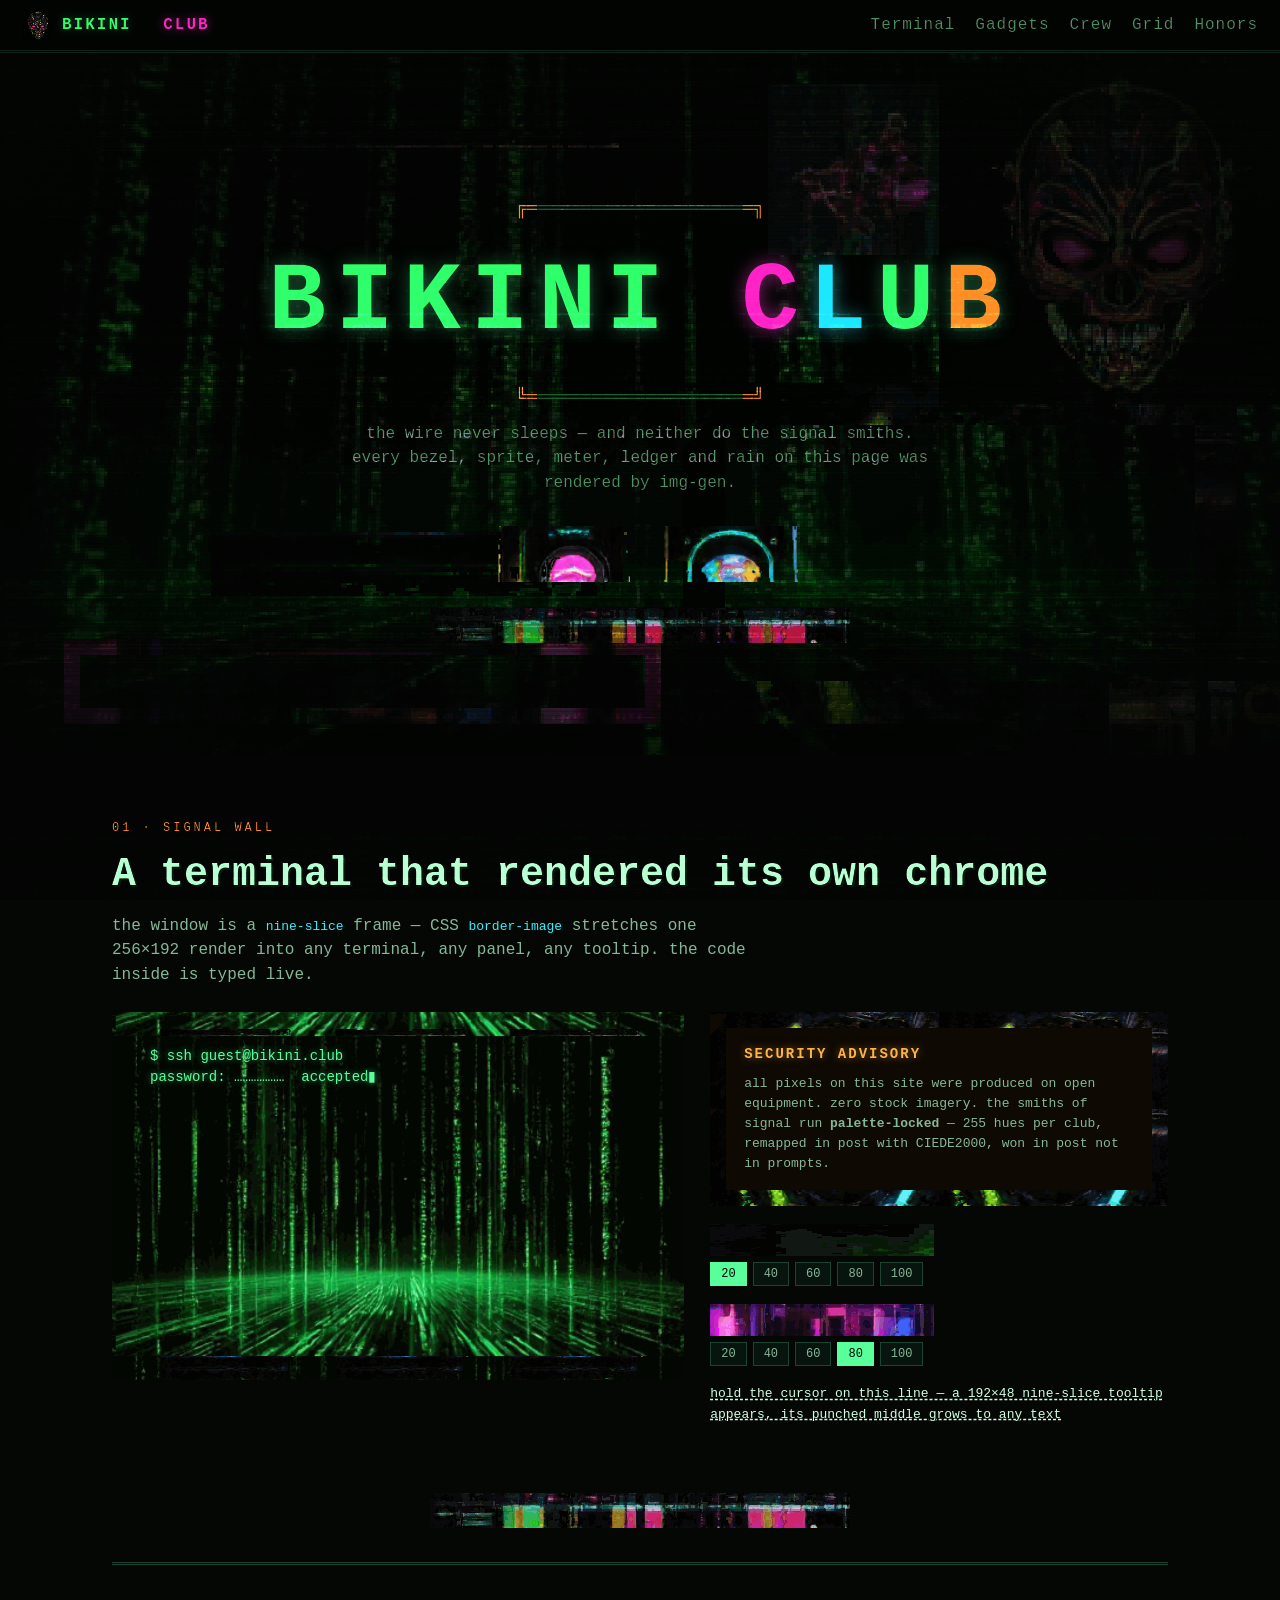
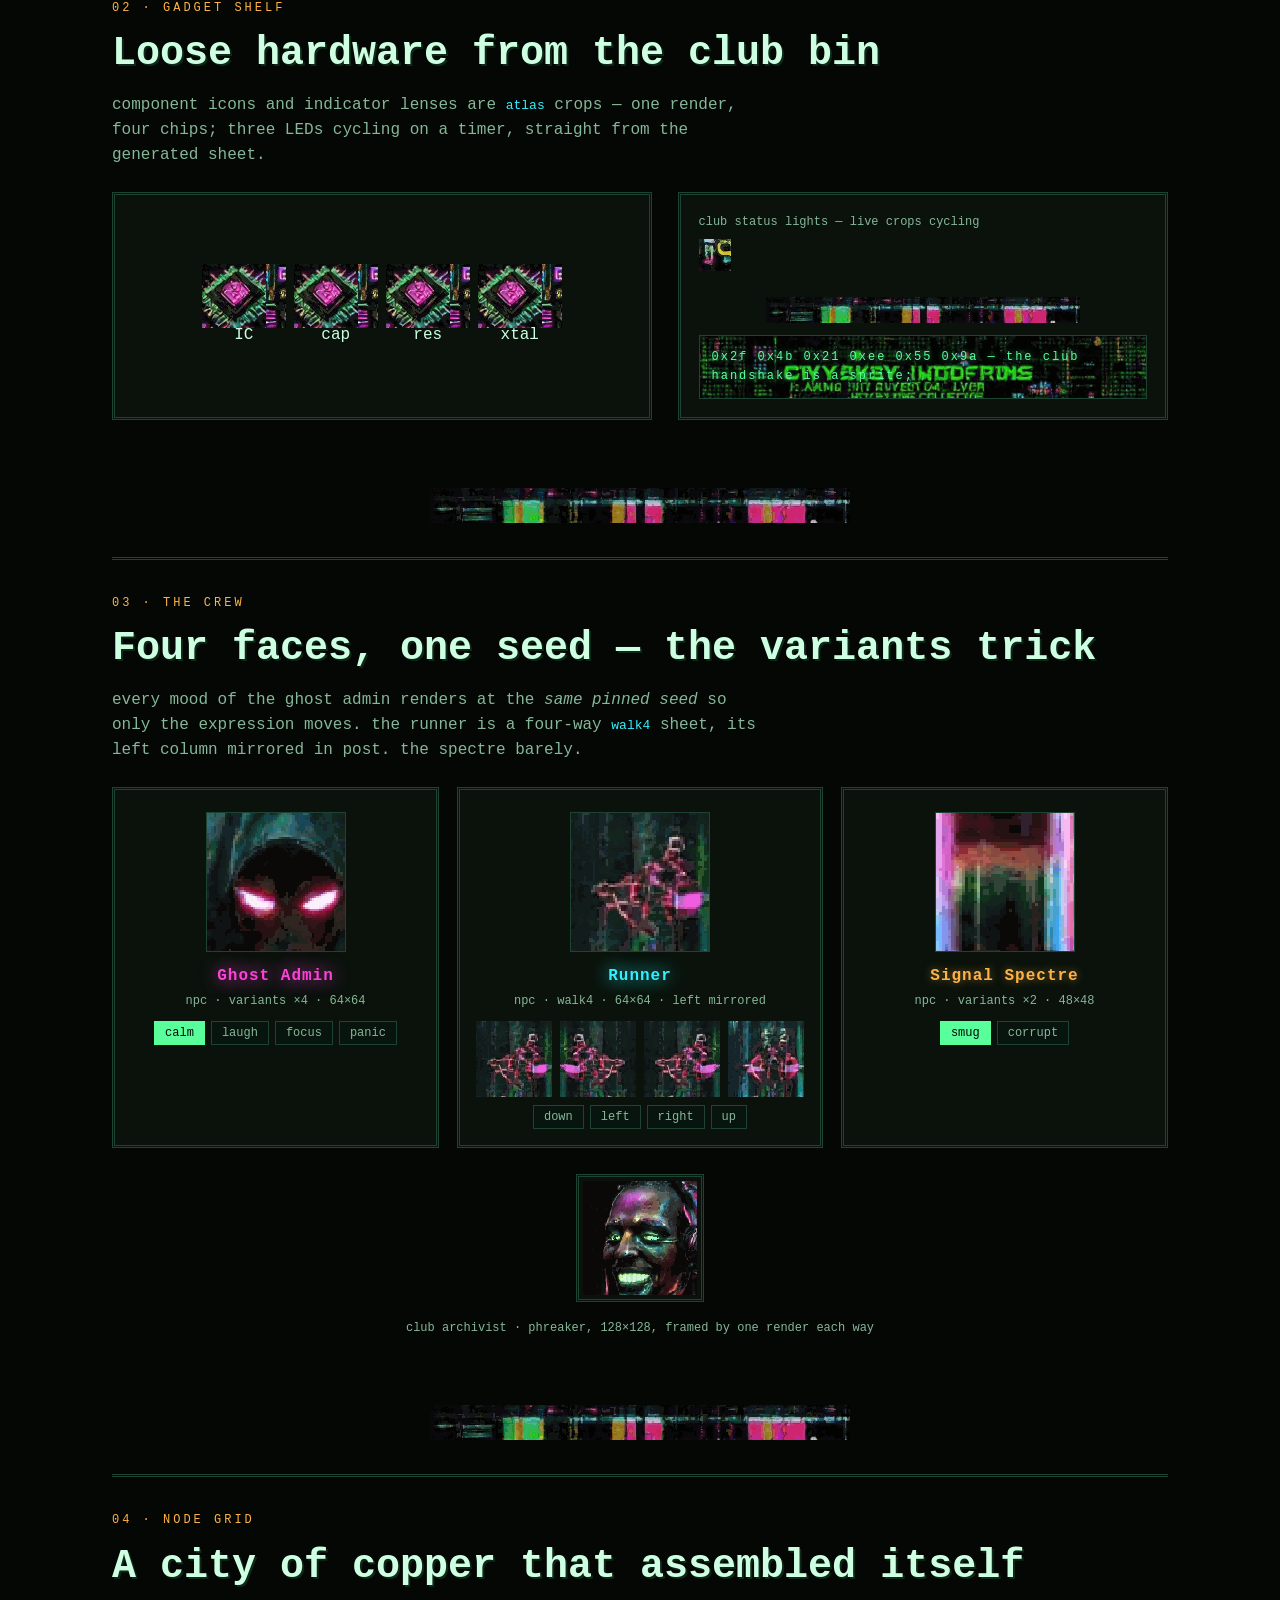
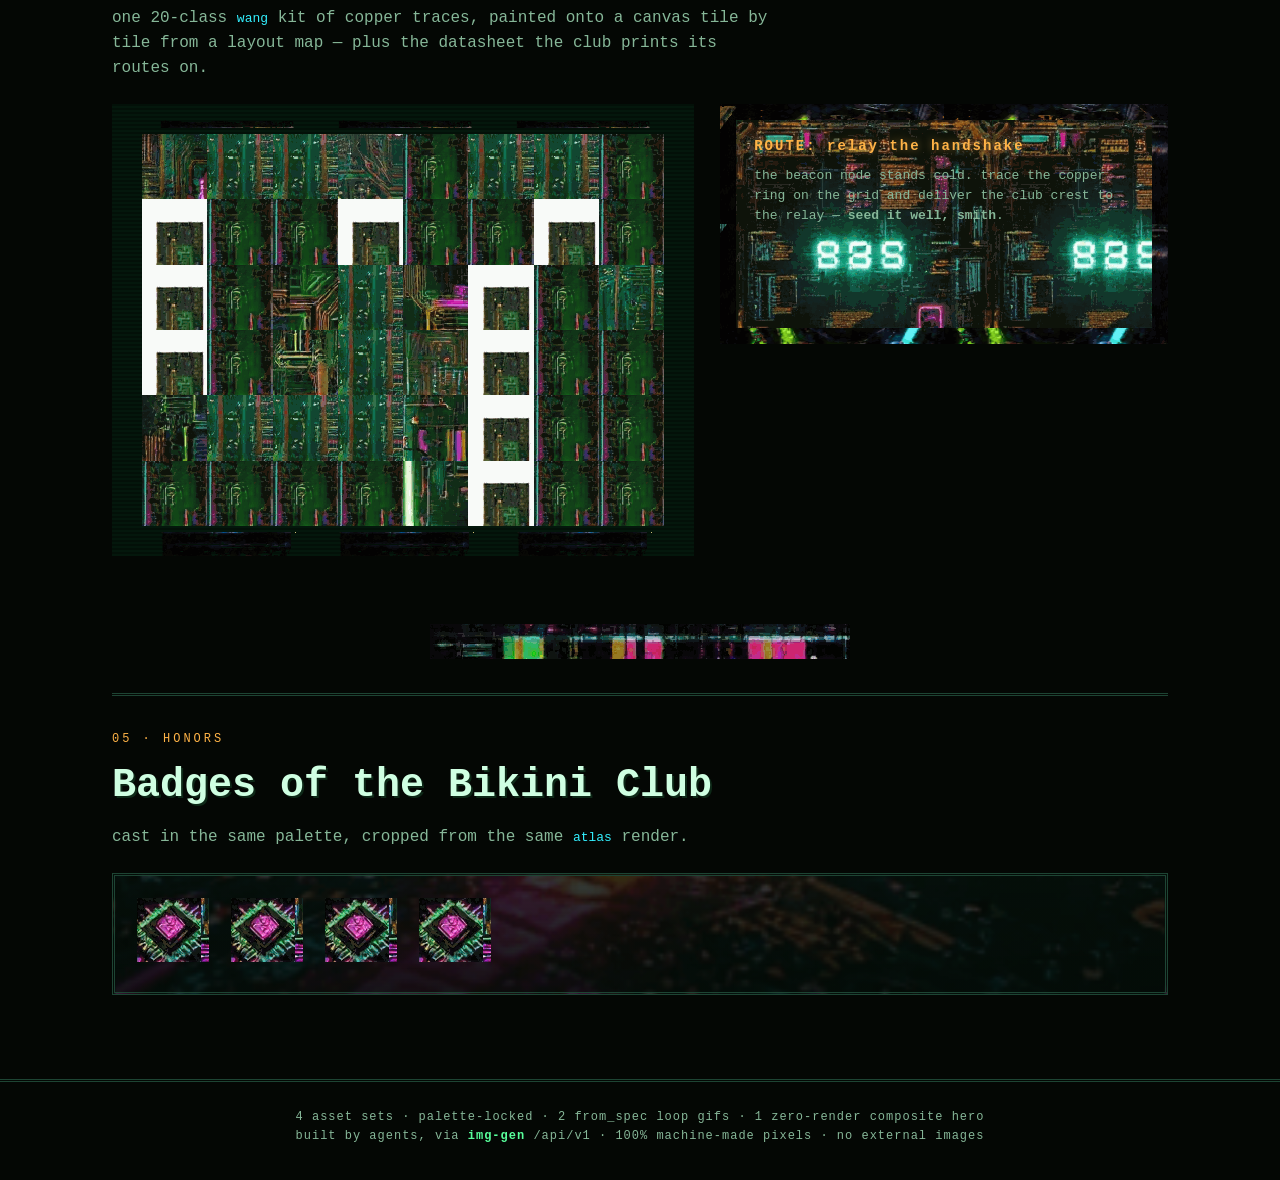
<file: .claude/mock-site-bb/index.html>
<!DOCTYPE html>
<html lang="en">
<head>
<meta charset="utf-8">
<meta name="viewport" content="width=device-width, initial-scale=1">
<title>BIKINI CLUB — a mock site built entirely from generated assets</title>
<link rel="icon" href="assets/hud/logo.png">
<link rel="stylesheet" href="styles.css">
</head>
<body>
<div class="crt" aria-hidden="true"></div>

<nav>
  <div class="brand"><img src="assets/hud/logo.png" alt="club crest" class="brandmark"><span class="b1">BIKINI</span>&nbsp;<span class="b2">CLUB</span></div>
  <div class="links">
    <a href="#term">Terminal</a>
    <a href="#shelf">Gadgets</a>
    <a href="#crew">Crew</a>
    <a href="#grid">Grid</a>
    <a href="#honors">Honors</a>
  </div>
</nav>

<header class="hero">
  <div class="ansi-title">
    <span class="corner">╔═</span><span class="rule">═══════════════════</span><span class="corner">═╗</span>
  </div>
  <h1>BIKINI&nbsp;<span class="neon-m">C</span><span class="neon-c">L</span>U<em>B</em></h1>
  <div class="ansi-title">
    <span class="corner">╚═</span><span class="rule">═══════════════════</span><span class="corner">═╝</span>
  </div>
  <p class="tagline">the wire never sleeps — and neither do the signal smiths.<br>
  every bezel, sprite, meter, ledger and rain on this page was rendered by img-gen.</p>
  <div class="cta">
    <img class="btn" src="assets/hud/btn-hot.png" alt="join the wire">
    <img class="btn" src="assets/hud/btn-cool.png" alt="read the manifesto">
  </div>
  <img class="glitchline" src="assets/widgets/glitch.png" alt="">
</header>

<main>
<section id="term">
  <div class="sec-label">01 · SIGNAL WALL</div>
  <h2>A terminal that rendered its own chrome</h2>
  <p class="lead">the window is a <code>nine-slice</code> frame — CSS <code>border-image</code> stretches one 256×192
  render into any terminal, any panel, any tooltip. the code inside is typed live.</p>
  <div class="term-grid">
    <div class="term-window nslice nslice-terminal" id="term-window">
      <div class="term-text" id="term-text"></div>
    </div>
    <div class="meters">
      <div class="nslice nslice-alert" id="alert-box">
        <h3 class="amber">SECURITY ADVISORY</h3>
        <p>all pixels on this site were produced on open equipment.
        zero stock imagery. the smiths of signal run <b>palette-locked</b> —
        255 hues per club, remapped in post with CIEDE2000, won in post not in prompts.</p>
      </div>
      <div class="meter" id="signal-meter">
        <div class="bar-stack" id="signal-stack">
          <img class="fill" src="assets/widgets/signal-fill-020.png" alt="">
        </div>
        <div class="mood-picker" id="signal-controls">
          <button data-state="20" class="active">20</button>
          <button data-state="40">40</button>
          <button data-state="60">60</button>
          <button data-state="80">80</button>
          <button data-state="100">100</button>
        </div>
      </div>
      <div class="meter" id="load-meter">
        <div class="bar-stack" id="load-stack">
          <img class="fill" src="assets/widgets/load-fill-080.png" alt="">
        </div>
        <div class="mood-picker" id="load-controls">
          <button data-state="20">20</button>
          <button data-state="40">40</button>
          <button data-state="60">60</button>
          <button data-state="80" class="active">80</button>
          <button data-state="100">100</button>
        </div>
      </div>
      <div id="tipper" class="tipper">hold the cursor on this line — a 192×48 nine-slice tooltip appears, its punched middle grows to any text</div>
    </div>
  </div>
</section>

<img class="glitchline section" src="assets/widgets/glitch.png" alt="">

<section id="shelf">
  <div class="sec-label">02 · GADGET SHELF</div>
  <h2>Loose hardware from the club bin</h2>
  <p class="lead">component icons and indicator lenses are <code>atlas</code> crops —
  one render, four chips; three LEDs cycling on a timer, straight from the generated sheet.</p>
  <div class="shelf">
    <figure id="chips-strip" class="shelf-row" data-atlas="assets/widgets/chips-atlas.json">
    </figure>
    <div class="shelf-live">
      <span class="shelf-cap">club status lights — live crops cycling</span>
      <div id="led-live"><img id="led-img" src="assets/widgets/leds-sheet.png" alt="status LED"></div>
      <img class="glitchline" src="assets/widgets/glitch.png" alt="">
      <div class="hexwall" style="background-image:url('assets/widgets/hexfield.png')">
        0x2f 0x4b 0x21 0xee 0x55 0x9a — the club handshake is a sprite;
      </div>
    </div>
  </div>
</section>

<img class="glitchline section" src="assets/widgets/glitch.png" alt="">

<section id="crew">
  <div class="sec-label">03 · THE CREW</div>
  <h2>Four faces, one seed — the variants trick</h2>
  <p class="lead">every mood of the ghost admin renders at the <em>same pinned seed</em> so only the
  expression moves. the runner is a four-way <code>walk4</code> sheet, its left column mirrored in post. the spectre barely.</p>
  <div class="crew-grid">
    <div class="crew-card" data-npc="ghost">
      <div class="cell"><img src="assets/crew/ghost-sheet.png" alt="the ghost" data-atlas="assets/crew/ghost-atlas.json" data-frame="0"></div>
      <h3 class="neon-m">Ghost Admin</h3>
      <p class="kind">npc · variants ×4 · 64×64</p>
      <div class="mood-picker" id="ghost-picker">
        <button data-frame="0" class="active">calm</button>
        <button data-frame="1">laugh</button>
        <button data-frame="2">focus</button>
        <button data-frame="3">panic</button>
      </div>
    </div>
    <div class="crew-card" data-npc="runner">
      <div class="cell"><img src="assets/crew/runner-walk.png" alt="the runner" data-atlas="assets/crew/runner-atlas.json" data-row="0" style="display:none"></div>
      <h3 class="neon-c">Runner</h3>
      <p class="kind">npc · walk4 · 64×64 · left mirrored</p>
      <div class="walk-strip" id="runner-walk"></div>
      <div class="mood-picker directions" id="runner-picker">
        <button data-dir="0">down</button><button data-dir="1">left</button>
        <button data-dir="2">right</button><button data-dir="3">up</button>
      </div>
    </div>
    <div class="crew-card" data-npc="spectre">
      <div class="cell"><img src="assets/crew/spectre-sheet.png" alt="the spectre" data-atlas="assets/crew/spectre-atlas.json" data-frame="0"></div>
      <h3 class="amber">Signal Spectre</h3>
      <p class="kind">npc · variants ×2 · 48×48</p>
      <div class="mood-picker" id="spectre-picker">
        <button data-frame="0" class="active">smug</button>
        <button data-frame="1">corrupt</button>
      </div>
    </div>
  </div>
  <figure class="portrait-card">
    <img id="phreaker" src="assets/crew/phreaker.png" alt="phreaker portrait">
    <figcaption>club archivist · phreaker, 128×128, framed by one render each way</figcaption>
  </figure>
</section>

<img class="glitchline section" src="assets/widgets/glitch.png" alt="">

<section id="grid">
  <div class="sec-label">04 · NODE GRID</div>
  <h2>A city of copper that assembled itself</h2>
  <p class="lead">one 20-class <code>wang</code> kit of copper traces, painted onto a canvas tile by tile from a
  layout map — plus the datasheet the club prints its routes on.</p>
  <div class="world-grid">
    <div id="tilemap-frame" class="nslice nslice-terminal">
      <canvas id="tilemap-canvas" width="512" height="384"></canvas>
    </div>
    <div class="nslice nslice-alert quest" style="background-image:url('assets/board/datasheet.png')">
      <h3 class="amber">ROUTE: relay the handshake</h3>
      <p>the beacon node stands cold. trace the copper ring on the grid and
      deliver the club crest to the relay — <b>seed it well, smith</b>.</p>
    </div>
  </div>
</section>

<img class="glitchline section" src="assets/widgets/glitch.png" alt="">

<section id="honors">
  <div class="sec-label">05 · HONORS</div>
  <h2>Badges of the Bikini Club</h2>
  <p class="lead">cast in the same palette, cropped from the same <code>atlas</code> render.</p>
  <div class="honors-strip" id="honors-strip" data-atlas="assets/widgets/chips-atlas.json"></div>
</section>
</main>

<footer>
  4 asset sets · palette-locked · 2 from_spec loop gifs · 1 zero-render composite hero<br>
  built by agents, via <b>img-gen</b> /api/v1 · 100% machine-made pixels · no external images
</footer>

<script src="script.js"></script>
</body>
</html>
</file>
<file: .claude/mock-site-bb/styles.css>
/* BIKINI CLUB — phosphor terminal base + ANSI boxy framing + neon glitch accents.
   All imagery is generated (see assets/manifest.json); text is CSS system mono. */
:root {
  --bg: #040704;
  --panel: #0a120b;
  --phos: #58ff9b;
  --phos-dim: #2f9b5e;
  --ink: #cfffe2;
  --ink-dim: #86b798;
  --amber: #ffb347;
  --magenta: #ff41d9;
  --cyan: #33f0ff;
  --steel: #39505f;
  --line: #1d4433;
  --mono: "SF Mono", "Cascadia Code", Menlo, Consolas, "Liberation Mono", monospace;
}
* { box-sizing: border-box; margin: 0; padding: 0; }
html { scroll-behavior: smooth; }
body {
  background: var(--bg);
  color: var(--ink);
  font-family: var(--mono);
  line-height: 1.55;
  overflow-x: hidden;
}

/* full-page CRT scanline overlay (generated texture) + phosphor vignette */
.crt {
  position: fixed; inset: 0; z-index: 120; pointer-events: none;
  background: url("assets/widgets/scan.png") repeat;
  background-size: 256px 256px;
  opacity: .5;
  mix-blend-mode: overlay;
}
.crt::after {
  content: ""; position: absolute; inset: 0;
  background: radial-gradient(ellipse at center, transparent 55%, rgba(0,0,0,.55) 100%);
}

nav {
  position: sticky; top: 0; z-index: 60;
  display: flex; align-items: center; justify-content: space-between;
  padding: 10px 22px;
  background: rgba(4,7,4,.92);
  border-bottom: 3px double var(--line);
  backdrop-filter: blur(2px);
}
nav .brand { display: flex; align-items: center; gap: 10px; letter-spacing: 2px; font-weight: 700; }
nav img.brandmark { width: 30px; height: 30px; image-rendering: pixelated; }
.b1 { color: var(--phos); text-shadow: 0 0 8px var(--phos-dim); }
.b2 { color: var(--magenta); text-shadow: 0 0 10px var(--magenta); }
nav .links { display: flex; gap: 20px; }
nav a { color: var(--ink-dim); text-decoration: none; letter-spacing: 1px; }
nav a:hover { color: var(--cyan); text-shadow: 0 0 8px var(--cyan); }

/* ---- hero ---- */
.hero {
  position: relative;
  min-height: 78vh;
  display: flex; flex-direction: column;
  align-items: center; justify-content: center;
  text-align: center;
  padding: 70px 20px 40px;
  isolation: isolate;
}
.hero::before {
  content: ""; position: absolute; inset: 0; z-index: -1;
  background: url("assets/gif/hero-banner.gif") center / cover no-repeat;
  filter: brightness(.62);
  image-rendering: pixelated;
}
.hero::after {
  content: ""; position: absolute; inset: 0; z-index: -1;
  background:
    radial-gradient(ellipse at center, transparent 20%, var(--bg) 100%),
    repeating-linear-gradient(0deg, transparent 0 3px, rgba(0,0,0,.22) 3px 4px);
}
.ansi-title { color: var(--line); font-size: 18px; letter-spacing: 0; white-space: nowrap; }
.ansi-title .corner { color: var(--amber); }
.ansi-title .rule { color: var(--phos-dim); }
.hero h1 {
  font-size: clamp(44px, 8vw, 96px);
  letter-spacing: 10px;
  margin: 6px 0;
  color: var(--phos);
  text-shadow: 0 0 18px var(--phos-dim), 3px 3px 0 #0d2817;
}
.neon-m { color: var(--magenta); text-shadow: 0 0 18px var(--magenta); }
.neon-c { color: var(--cyan); text-shadow: 0 0 18px var(--cyan); }
.hero h1 em { font-style: normal; color: var(--amber); }
.hero p.tagline { max-width: 620px; color: var(--ink-dim); margin: 10px 0 30px; }
.hero .cta { display: flex; gap: 18px; align-items: center; }
.hero .btn { height: 56px; width: auto; cursor: pointer; transition: transform .15s, filter .15s; }
.hero .btn:hover { transform: translateY(-2px) scale(1.03); filter: brightness(1.2); }
.glitchline { display: block; width: min(420px, 70%); height: auto; margin: 26px auto 0; image-rendering: pixelated; opacity: .9; }
.glitchline.section { margin: 34px auto; }

/* ---- sections (ANSI boxy framing) ---- */
main { max-width: 1100px; margin: 0 auto; padding: 30px 22px 10px; }
section { padding: 34px 0; border-top: 3px double var(--line); }
section:first-of-type { border-top: 0; }
.sec-label { color: var(--amber); letter-spacing: 3px; font-size: 12px; margin-bottom: 6px; }
h2 { font-size: clamp(26px, 3.4vw, 40px); margin-bottom: 8px; color: var(--ink); text-shadow: 2px 2px 0 #0d2817; }
.lead { color: var(--ink-dim); max-width: 660px; margin-bottom: 24px; }
.lead code, h2 code { color: var(--cyan); }

/* ---- terminal window + alert panel (nine-slice) ---- */
.nslice-terminal {
  border-style: solid; border-width: 24px;
  border-image: url("assets/hud/terminal-frame.png") 24 round;
  background: repeating-linear-gradient(0deg, #04170c 0 2px, #031008 2px 4px);
}
.nslice-alert {
  border-style: solid; border-width: 16px;
  border-image: url("assets/hud/alert-panel.png") 16 round;
  background: rgba(16,10,2,.86);
  padding: 16px 18px;
}
.term-grid { display: grid; grid-template-columns: 1.25fr 1fr; gap: 26px; align-items: start; }
#term-window {
  background:
    url("assets/gif/code-rain.gif") center / cover,
    repeating-linear-gradient(0deg, rgba(4,23,12,.82) 0 2px, rgba(3,16,8,.9) 2px 4px);
}
.term-window { min-height: 330px; padding: 10px 14px; }
.term-text { white-space: pre-wrap; color: var(--phos); font-size: 14px; line-height: 1.5; text-shadow: 0 0 6px var(--phos-dim); min-height: 300px; }
.term-text::after { content: "▮"; animation: blink 1s steps(1) infinite; }
@keyframes blink { 50% { opacity: 0; } }
.nslice-alert h3 { font-size: 14px; letter-spacing: 2px; margin-bottom: 8px; }
.amber { color: var(--amber); text-shadow: 0 0 8px rgba(255,179,71,.5); }
.nslice-alert p { color: var(--ink-dim); font-size: 13px; }

/* ---- meters (five fill states) ---- */
.meters { display: flex; flex-direction: column; gap: 18px; }
.bar-stack { position: relative; height: 32px; width: 224px; }
.bar-stack::before { content: ""; position: absolute; inset: 0; background-size: 100% 100%; }
#signal-stack::before { background-image: url("assets/widgets/signal-track.png"); }
#load-stack::before { background-image: url("assets/widgets/load-track.png"); }
.bar-stack img.fill { position: absolute; inset: 0; width: 100%; height: 100%; image-rendering: pixelated; }
.mood-picker { display: flex; gap: 6px; margin-top: 6px; }
.mood-picker button {
  font-family: var(--mono); font-size: 12px;
  color: var(--ink-dim); background: #08150e;
  border: 1px solid var(--line); cursor: pointer; padding: 4px 10px;
}
.mood-picker button:hover { color: var(--cyan); border-color: var(--cyan); }
.mood-picker button.active { color: var(--bg); background: var(--phos); border-color: var(--phos); }
.tipper { font-size: 13px; color: var(--ink); text-decoration: dashed underline; cursor: help; }

/* ---- gadget shelf ---- */
.shelf { display: grid; grid-template-columns: 1.1fr 1fr; gap: 26px; align-items: stretch; }
.shelf-row {
  display: flex; gap: 20px; align-items: center; justify-content: center;
  background: var(--panel); border: 3px double var(--line); padding: 22px;
}
.shelf figure { display: flex; flex-direction: column; align-items: center; gap: 8px; }
.shelf-row .chip-img, .badge { overflow: hidden; }
#chips-strip { flex-direction: row; align-items: center; }
#chips-strip .badge { position: relative; width: 84px; height: 84px; display: inline-block; }
.badge, .chip-img img { position: relative; image-rendering: pixelated; }
.shelf-cap { display: block; color: var(--ink-dim); font-size: 12px; margin-bottom: 8px; }
.shelf-live { background: var(--panel); border: 3px double var(--line); padding: 18px; }
#led-live { overflow: hidden; }
#led-img { image-rendering: pixelated; }
.hexwall {
  margin-top: 12px; padding: 12px; color: var(--phos);
  font-size: 12px; letter-spacing: 2px; border: 1px solid var(--line);
  background-size: cover; text-shadow: 0 0 6px var(--phos-dim);
}

/* ---- crew ---- */
.crew-grid { display: grid; grid-template-columns: repeat(3, 1fr); gap: 18px; }
.crew-card {
  background: var(--panel); border: 3px double var(--line);
  padding: 16px; text-align: center;
}
.crew-card .cell {
  position: relative; width: 140px; height: 140px; margin: 6px auto 12px;
  background: #03110a; border: 1px solid var(--line); overflow: hidden;
}
.crew-card .cell img { display: none; position: absolute; transform-origin: top left; image-rendering: pixelated; left: 0; top: 0; }
.crew-card h3 { font-size: 16px; letter-spacing: 1px; }
.crew-card .kind { color: var(--ink-dim); font-size: 12px; margin: 4px 0 10px; }
.walk-strip { display: flex; gap: 8px; justify-content: center; margin: 8px 0; }
.walk-strip img { width: 76px; height: 76px; image-rendering: pixelated; }
.crew-grid .mood-picker { justify-content: center; flex-wrap: wrap; }
.portrait-card { text-align: center; margin-top: 26px; }
.portrait-card img { width: 128px; image-rendering: pixelated; border: 3px double var(--line); padding: 4px; background: var(--panel); }
.portrait-card figcaption { color: var(--ink-dim); font-size: 12px; margin-top: 8px; }

/* ---- node grid ---- */
.world-grid { display: grid; grid-template-columns: 1.3fr 1fr; gap: 26px; align-items: start; }
#tilemap-frame { padding: 6px; }
#tilemap-canvas { width: 100%; height: 100%; display: block; image-rendering: pixelated; }
.quest { min-height: 240px; }
.quest p { margin-top: 8px; }

/* ---- honors ---- */
.honors-strip {
  display: flex; gap: 22px; flex-wrap: wrap; align-items: center;
  padding: 22px; border: 3px double var(--line);
  background:
    linear-gradient(rgba(3,10,6,.8), rgba(3,10,6,.92)),
    url("assets/gif/circuit-pulse.gif") center / cover;
}
.honors-strip .badge { width: 72px; height: 72px; position: relative; display: inline-block; }
.badge figcaption { position: absolute; inset: 0; display: flex; align-items: flex-end; justify-content: center; }
.honors-strip figure { text-align: center; }
.honors-strip figcaption.cap { color: var(--ink-dim); font-size: 11px; margin-top: 6px; position: static; }

footer {
  text-align: center; color: var(--ink-dim); font-size: 12px;
  border-top: 3px double var(--line);
  margin-top: 40px; padding: 26px 10px 34px;
  letter-spacing: 1px;
}
footer b { color: var(--phos); }

@media (max-width: 900px) {
  .term-grid, .shelf, .world-grid { grid-template-columns: 1fr; }
  .crew-grid { grid-template-columns: 1fr; }
  nav .links { gap: 12px; }
  .hero h1 { letter-spacing: 6px; }
}
</file>
